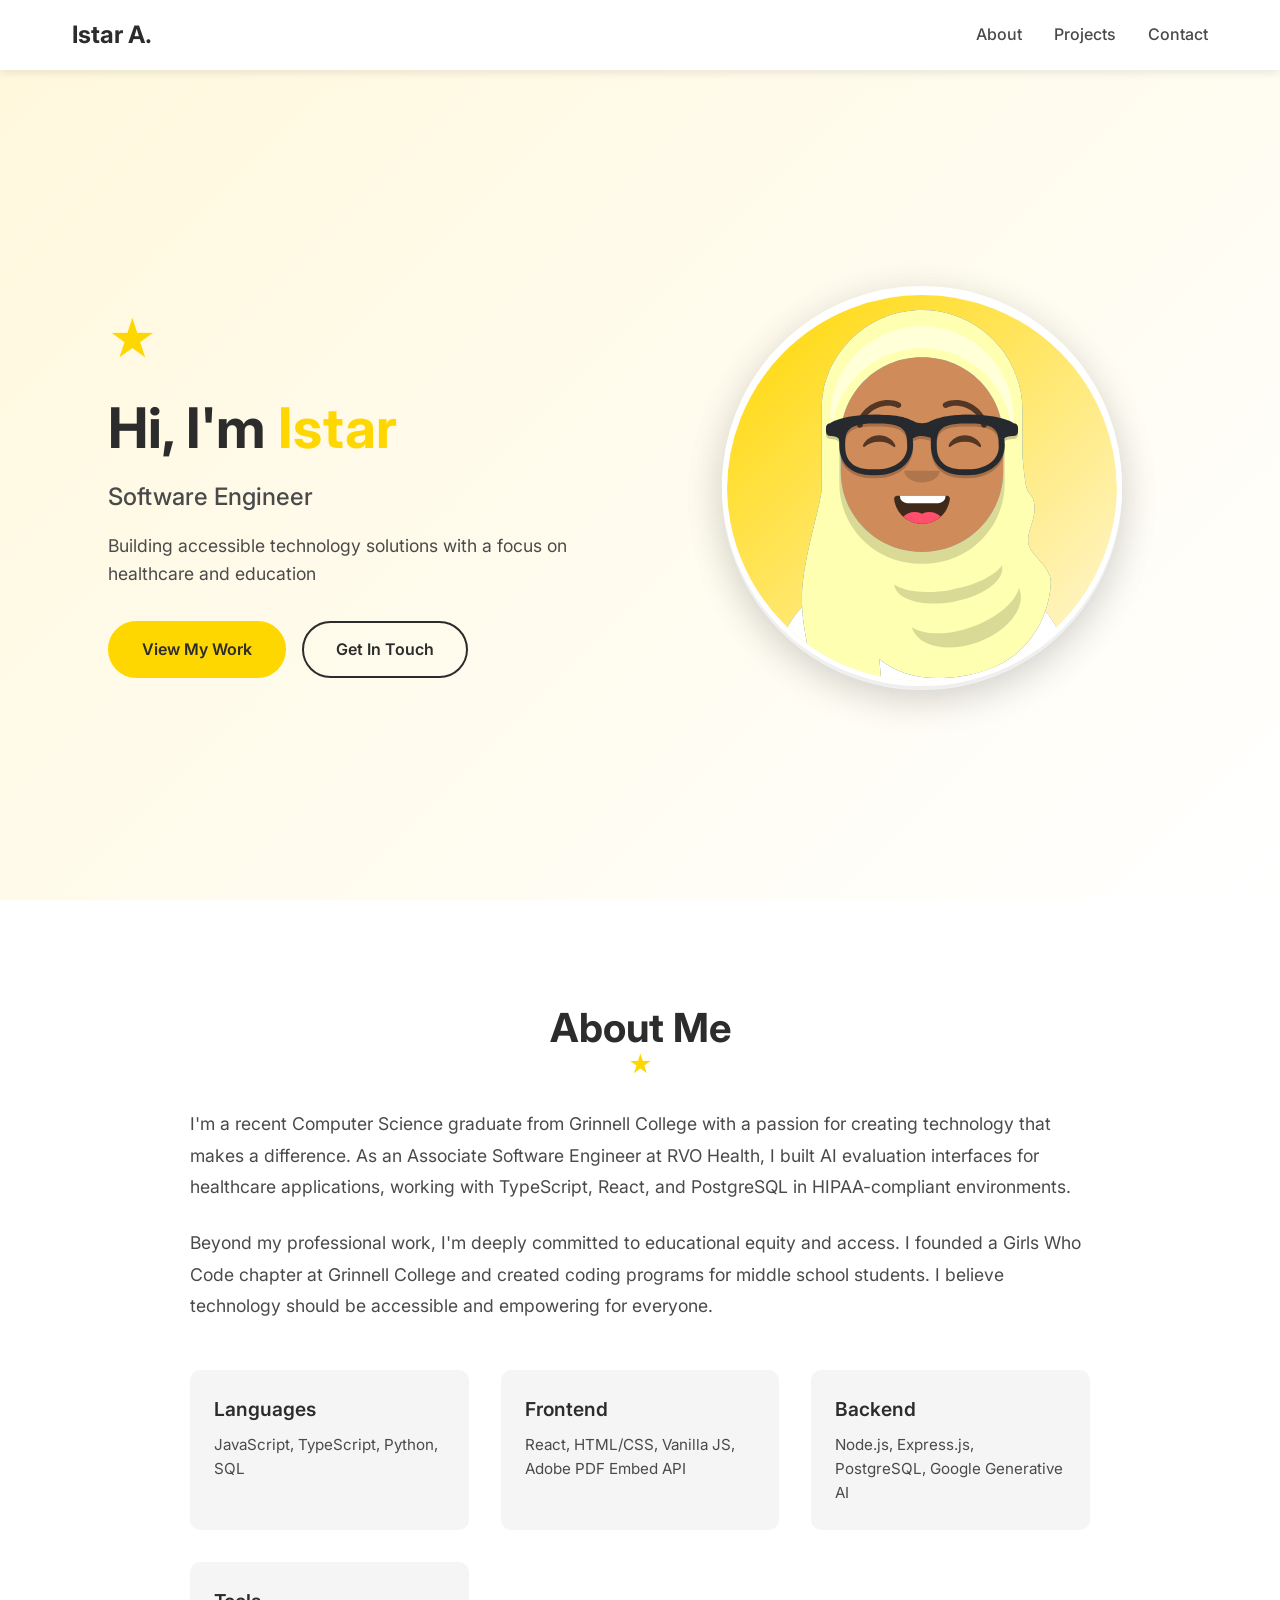
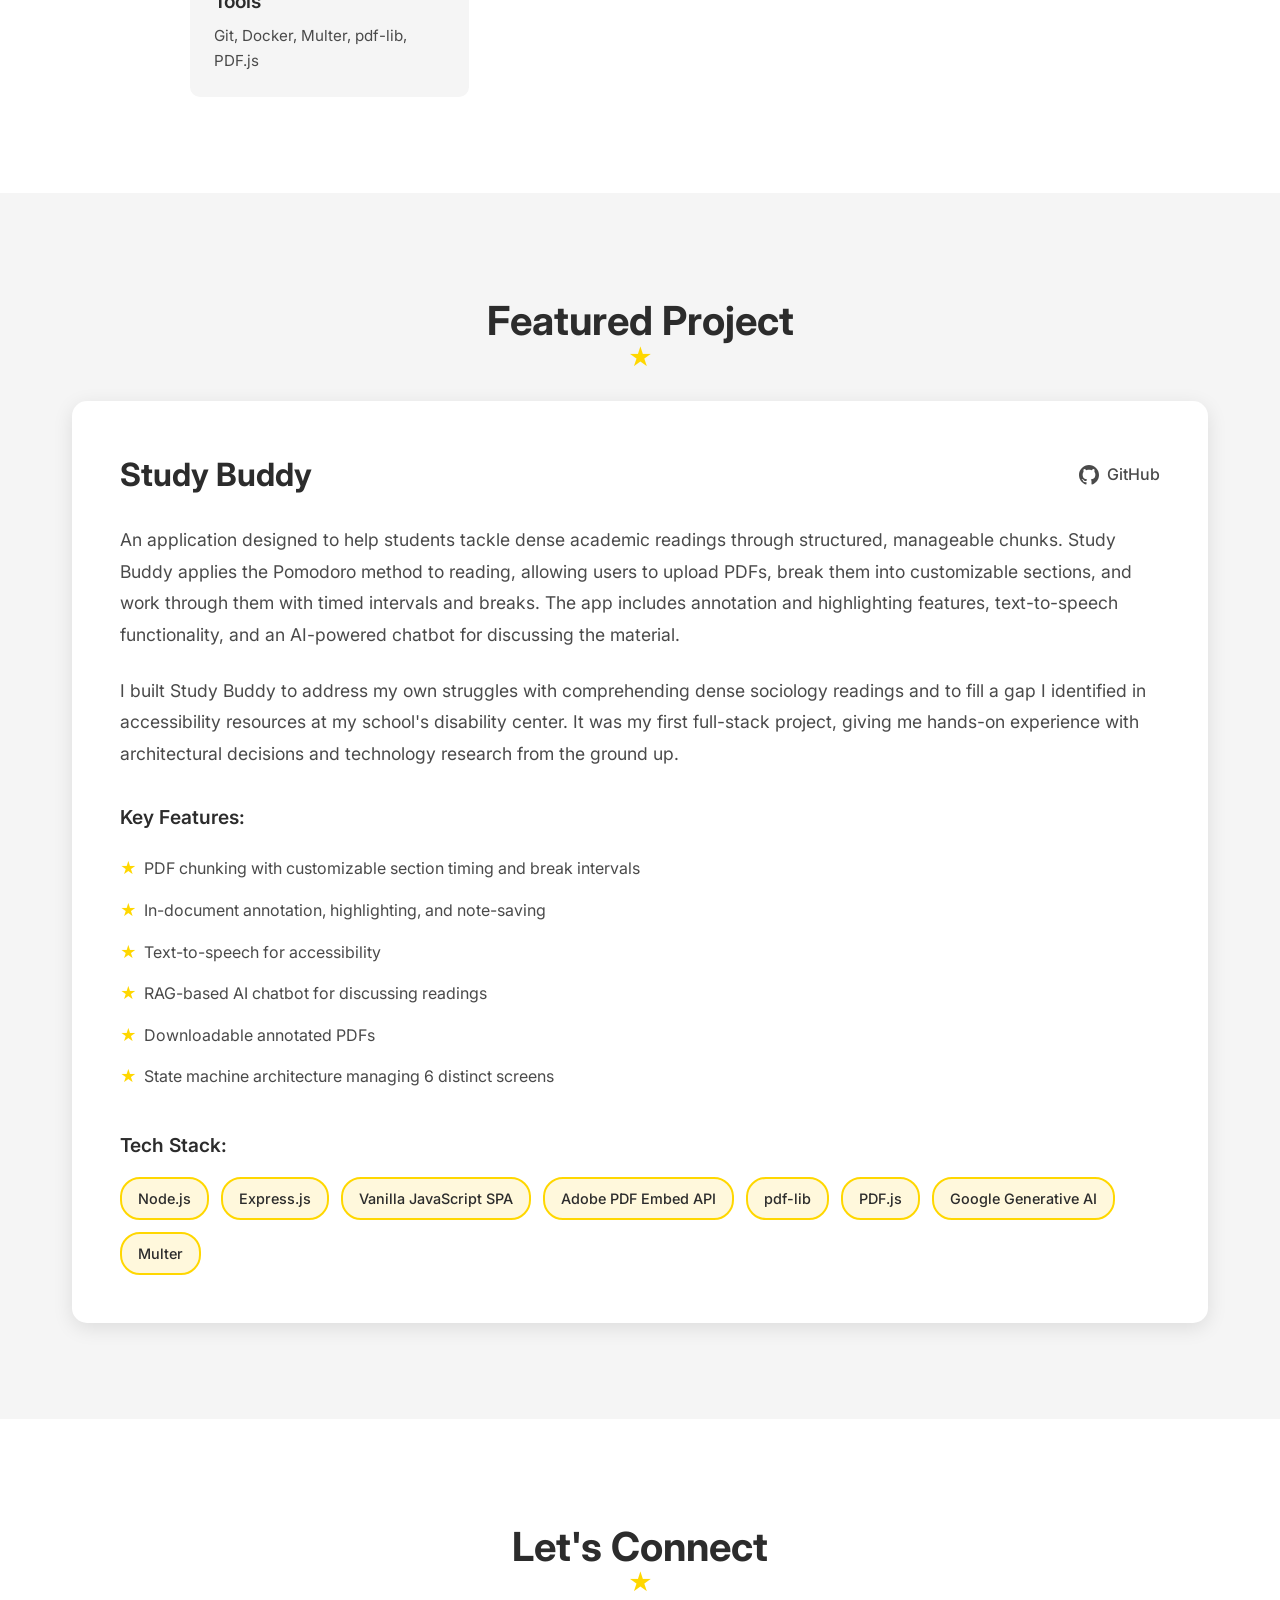
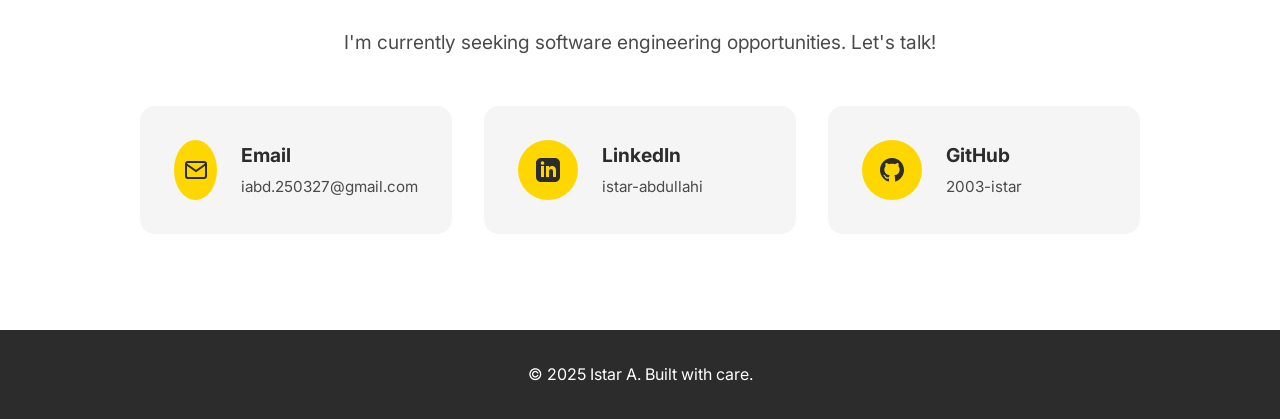
<file: index.html>
<!DOCTYPE html>
<html lang="en">
<head>
    <meta charset="UTF-8">
    <meta name="viewport" content="width=device-width, initial-scale=1.0">
    <title>Istar A. | Software Engineer</title>
    <link rel="stylesheet" href="styles.css">
    <link rel="preconnect" href="https://fonts.googleapis.com">
    <link rel="preconnect" href="https://fonts.gstatic.com" crossorigin>
    <link href="https://fonts.googleapis.com/css2?family=Inter:wght@300;400;500;600;700&display=swap" rel="stylesheet">
</head>
<body>
    <!-- Navigation -->
    <nav class="navbar">
        <div class="nav-container">
            <a href="#home" class="logo">Istar A.</a>
            <ul class="nav-menu">
                <li><a href="#about" class="nav-link">About</a></li>
                <li><a href="#projects" class="nav-link">Projects</a></li>
                <li><a href="#contact" class="nav-link">Contact</a></li>
            </ul>
        </div>
    </nav>

    <!-- Hero Section -->
    <section id="home" class="hero">
        <div class="hero-container">
            <div class="hero-content">
                <div class="star-accent">★</div>
                <h1 class="hero-title">Hi, I'm <span class="highlight">Istar</span></h1>
                <p class="hero-subtitle">Software Engineer</p>
                <p class="hero-description">Building accessible technology solutions with a focus on healthcare and education</p>
                <div class="hero-buttons">
                    <a href="#projects" class="btn btn-primary">View My Work</a>
                    <a href="#contact" class="btn btn-secondary">Get In Touch</a>
                </div>
            </div>
            <div class="hero-image">
                <!-- Add your photo here -->
                <div class="profile-placeholder">
                    <span><img src="avatars.svg" alt="Istar A." class="profile-photo"></span>
                </div>
            </div>
        </div>
    </section>

    <!-- About Section -->
    <section id="about" class="about">
        <div class="container">
            <h2 class="section-title">About Me</h2>
            <div class="about-content">
                <p class="about-text">
                    I'm a recent Computer Science graduate from Grinnell College with a passion for creating technology that makes a difference. 
                    As an Associate Software Engineer at RVO Health, I built AI evaluation interfaces for healthcare applications, working with 
                    TypeScript, React, and PostgreSQL in HIPAA-compliant environments.
                </p>
                <p class="about-text">
                    Beyond my professional work, I'm deeply committed to educational equity and access. I founded a Girls Who Code chapter at 
                    Grinnell College and created coding programs for middle school students. I believe technology should be accessible and 
                    empowering for everyone.
                </p>
                <div class="skills-grid">
                    <div class="skill-category">
                        <h3>Languages</h3>
                        <p>JavaScript, TypeScript, Python, SQL</p>
                    </div>
                    <div class="skill-category">
                        <h3>Frontend</h3>
                        <p>React, HTML/CSS, Vanilla JS, Adobe PDF Embed API</p>
                    </div>
                    <div class="skill-category">
                        <h3>Backend</h3>
                        <p>Node.js, Express.js, PostgreSQL, Google Generative AI</p>
                    </div>
                    <div class="skill-category">
                        <h3>Tools</h3>
                        <p>Git, Docker, Multer, pdf-lib, PDF.js</p>
                    </div>
                </div>
            </div>
        </div>
    </section>

    <!-- Projects Section -->
    <section id="projects" class="projects">
        <div class="container">
            <h2 class="section-title">Featured Project</h2>
            <div class="project-card">
                <div class="project-header">
                    <h3 class="project-title">Study Buddy</h3>
                    <div class="project-links">
                        <a href="https://github.com/2003-istar" target="_blank" class="project-link">
                            <svg width="20" height="20" viewBox="0 0 24 24" fill="currentColor">
                                <path d="M12 0c-6.626 0-12 5.373-12 12 0 5.302 3.438 9.8 8.207 11.387.599.111.793-.261.793-.577v-2.234c-3.338.726-4.033-1.416-4.033-1.416-.546-1.387-1.333-1.756-1.333-1.756-1.089-.745.083-.729.083-.729 1.205.084 1.839 1.237 1.839 1.237 1.07 1.834 2.807 1.304 3.492.997.107-.775.418-1.305.762-1.604-2.665-.305-5.467-1.334-5.467-5.931 0-1.311.469-2.381 1.236-3.221-.124-.303-.535-1.524.117-3.176 0 0 1.008-.322 3.301 1.23.957-.266 1.983-.399 3.003-.404 1.02.005 2.047.138 3.006.404 2.291-1.552 3.297-1.23 3.297-1.23.653 1.653.242 2.874.118 3.176.77.84 1.235 1.911 1.235 3.221 0 4.609-2.807 5.624-5.479 5.921.43.372.823 1.102.823 2.222v3.293c0 .319.192.694.801.576 4.765-1.589 8.199-6.086 8.199-11.386 0-6.627-5.373-12-12-12z"/>
                            </svg>
                            GitHub
                        </a>
                    </div>
                </div>
                <p class="project-description">
                    An application designed to help students tackle dense academic readings through structured, manageable chunks. 
                    Study Buddy applies the Pomodoro method to reading, allowing users to upload PDFs, break them into customizable 
                    sections, and work through them with timed intervals and breaks. The app includes annotation and highlighting 
                    features, text-to-speech functionality, and an AI-powered chatbot for discussing the material.
                </p>
                <p class="project-description">
                    I built Study Buddy to address my own struggles with comprehending dense sociology readings and to fill a gap 
                    I identified in accessibility resources at my school's disability center. It was my first full-stack project, 
                    giving me hands-on experience with architectural decisions and technology research from the ground up.
                </p>
                <div class="project-features">
                    <h4>Key Features:</h4>
                    <ul>
                        <li>PDF chunking with customizable section timing and break intervals</li>
                        <li>In-document annotation, highlighting, and note-saving</li>
                        <li>Text-to-speech for accessibility</li>
                        <li>RAG-based AI chatbot for discussing readings</li>
                        <li>Downloadable annotated PDFs</li>
                        <li>State machine architecture managing 6 distinct screens</li>
                    </ul>
                </div>
                <div class="tech-stack">
                    <h4>Tech Stack:</h4>
                    <div class="tech-tags">
                        <span class="tech-tag">Node.js</span>
                        <span class="tech-tag">Express.js</span>
                        <span class="tech-tag">Vanilla JavaScript SPA</span>
                        <span class="tech-tag">Adobe PDF Embed API</span>
                        <span class="tech-tag">pdf-lib</span>
                        <span class="tech-tag">PDF.js</span>
                        <span class="tech-tag">Google Generative AI</span>
                        <span class="tech-tag">Multer</span>
                    </div>
                </div>
            </div>
        </div>
    </section>

    <!-- Contact Section -->
    <section id="contact" class="contact">
        <div class="container">
            <h2 class="section-title">Let's Connect</h2>
            <p class="contact-intro">I'm currently seeking software engineering opportunities. Let's talk!</p>
            <div class="contact-links">
                <a href="mailto:iabd.250327@gmail.com" class="contact-card">
                    <div class="contact-icon">
                        <svg width="24" height="24" viewBox="0 0 24 24" fill="none" stroke="currentColor" stroke-width="2">
                            <path d="M4 4h16c1.1 0 2 .9 2 2v12c0 1.1-.9 2-2 2H4c-1.1 0-2-.9-2-2V6c0-1.1.9-2 2-2z"></path>
                            <polyline points="22,6 12,13 2,6"></polyline>
                        </svg>
                    </div>
                    <div class="contact-info">
                        <h3>Email</h3>
                        <p>iabd.250327@gmail.com</p>
                    </div>
                </a>
                <a href="https://www.linkedin.com/in/istar-abdullahi" target="_blank" class="contact-card">
                    <div class="contact-icon">
                        <svg width="24" height="24" viewBox="0 0 24 24" fill="currentColor">
                            <path d="M19 0h-14c-2.761 0-5 2.239-5 5v14c0 2.761 2.239 5 5 5h14c2.762 0 5-2.239 5-5v-14c0-2.761-2.238-5-5-5zm-11 19h-3v-11h3v11zm-1.5-12.268c-.966 0-1.75-.79-1.75-1.764s.784-1.764 1.75-1.764 1.75.79 1.75 1.764-.783 1.764-1.75 1.764zm13.5 12.268h-3v-5.604c0-3.368-4-3.113-4 0v5.604h-3v-11h3v1.765c1.396-2.586 7-2.777 7 2.476v6.759z"/>
                        </svg>
                    </div>
                    <div class="contact-info">
                        <h3>LinkedIn</h3>
                        <p>istar-abdullahi</p>
                    </div>
                </a>
                <a href="https://github.com/2003-istar" target="_blank" class="contact-card">
                    <div class="contact-icon">
                        <svg width="24" height="24" viewBox="0 0 24 24" fill="currentColor">
                            <path d="M12 0c-6.626 0-12 5.373-12 12 0 5.302 3.438 9.8 8.207 11.387.599.111.793-.261.793-.577v-2.234c-3.338.726-4.033-1.416-4.033-1.416-.546-1.387-1.333-1.756-1.333-1.756-1.089-.745.083-.729.083-.729 1.205.084 1.839 1.237 1.839 1.237 1.07 1.834 2.807 1.304 3.492.997.107-.775.418-1.305.762-1.604-2.665-.305-5.467-1.334-5.467-5.931 0-1.311.469-2.381 1.236-3.221-.124-.303-.535-1.524.117-3.176 0 0 1.008-.322 3.301 1.23.957-.266 1.983-.399 3.003-.404 1.02.005 2.047.138 3.006.404 2.291-1.552 3.297-1.23 3.297-1.23.653 1.653.242 2.874.118 3.176.77.84 1.235 1.911 1.235 3.221 0 4.609-2.807 5.624-5.479 5.921.43.372.823 1.102.823 2.222v3.293c0 .319.192.694.801.576 4.765-1.589 8.199-6.086 8.199-11.386 0-6.627-5.373-12-12-12z"/>
                        </svg>
                    </div>
                    <div class="contact-info">
                        <h3>GitHub</h3>
                        <p>2003-istar</p>
                    </div>
                </a>
            </div>
        </div>
    </section>

    <!-- Footer -->
    <footer class="footer">
        <div class="container">
            <p>&copy; 2025 Istar A. Built with care.</p>
        </div>
    </footer>

    <script src="script.js"></script>
</body>
</html>
</file>
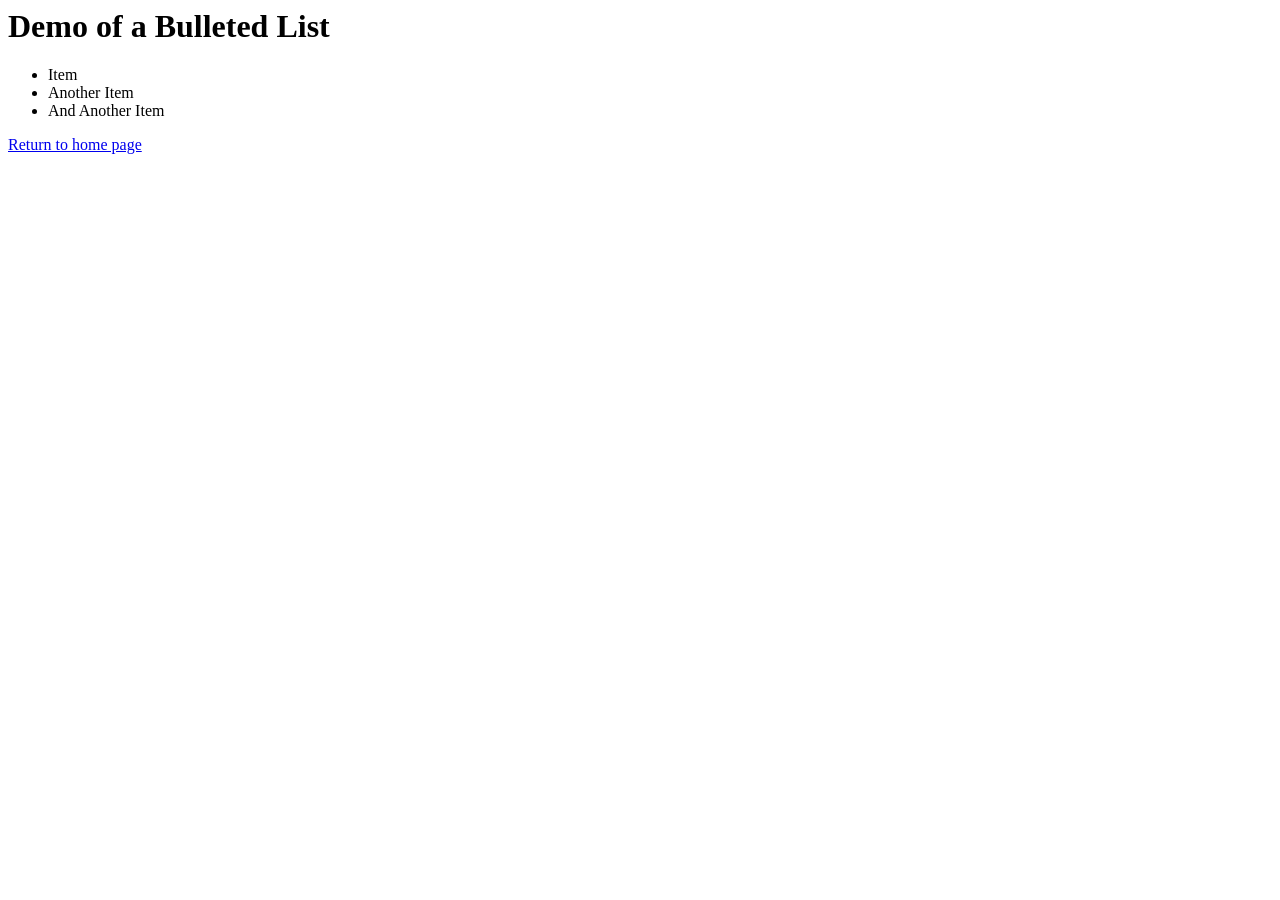
<file: bulletedList.html>
<html>
  <head>
    <title>Demo of Bulleted Lists</title>
  </head>
  
  <body>
    <h1>Demo of a Bulleted List</h1>
    <ul>
      <li>Item</li>
      <li>Another Item</li>
      <li>And Another Item</li>
    </ul>
    
    <p><a href="index.html">Return to home page</a></p>
  </body>
</html>
</file>
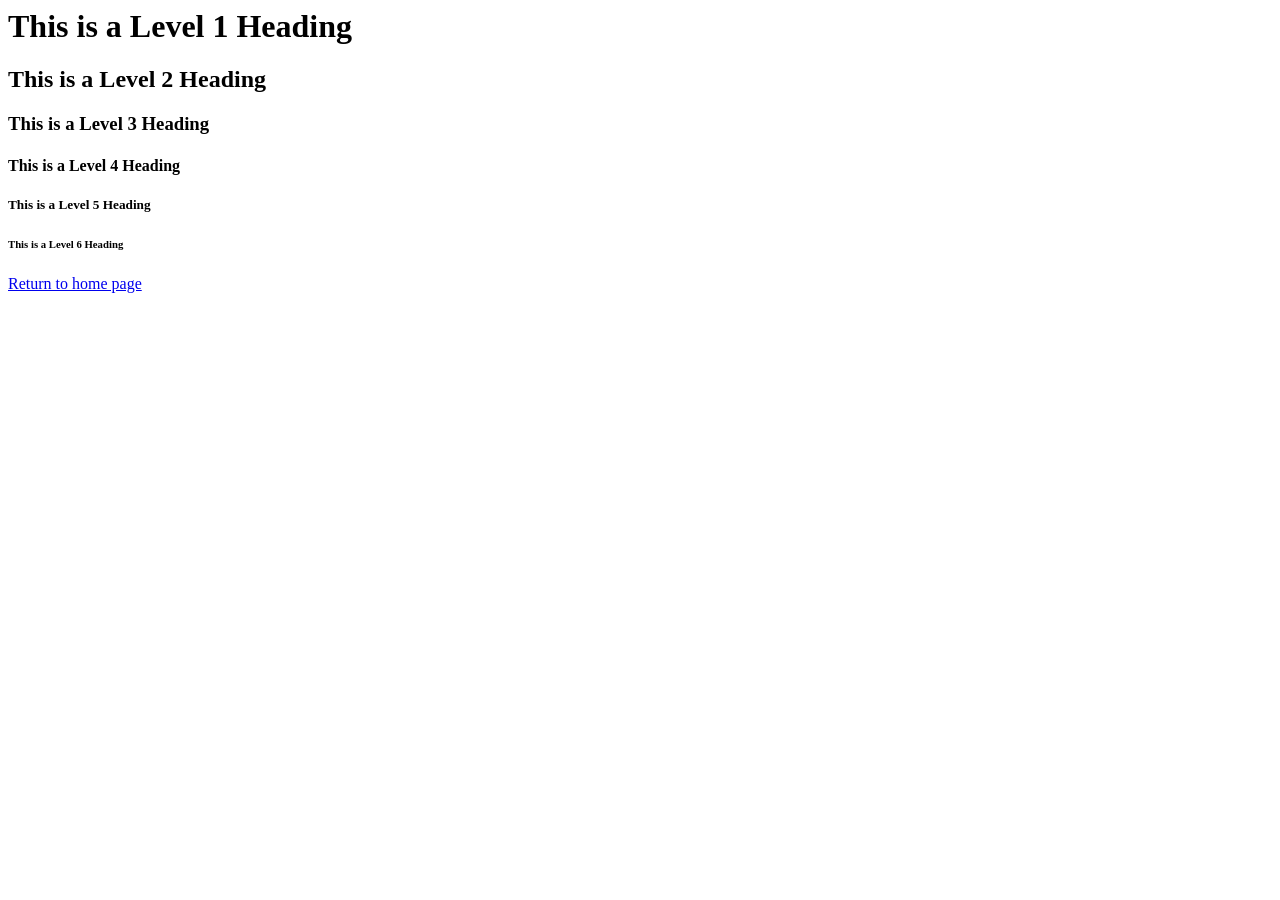
<file: headings.html>
<html>
  <head>
    <title>Demo of Headings in HTML</title>
  </head>
  
  <body>
    <h1>This is a Level 1 Heading</h1>
    <h2>This is a Level 2 Heading</h2>
    <h3>This is a Level 3 Heading</h3>
    <h4>This is a Level 4 Heading</h4>
    <h5>This is a Level 5 Heading</h5>
    <h6>This is a Level 6 Heading</h6>
    
    <p><a href="index.html">Return to home page</a></p>
  </body>
</html>
</file>
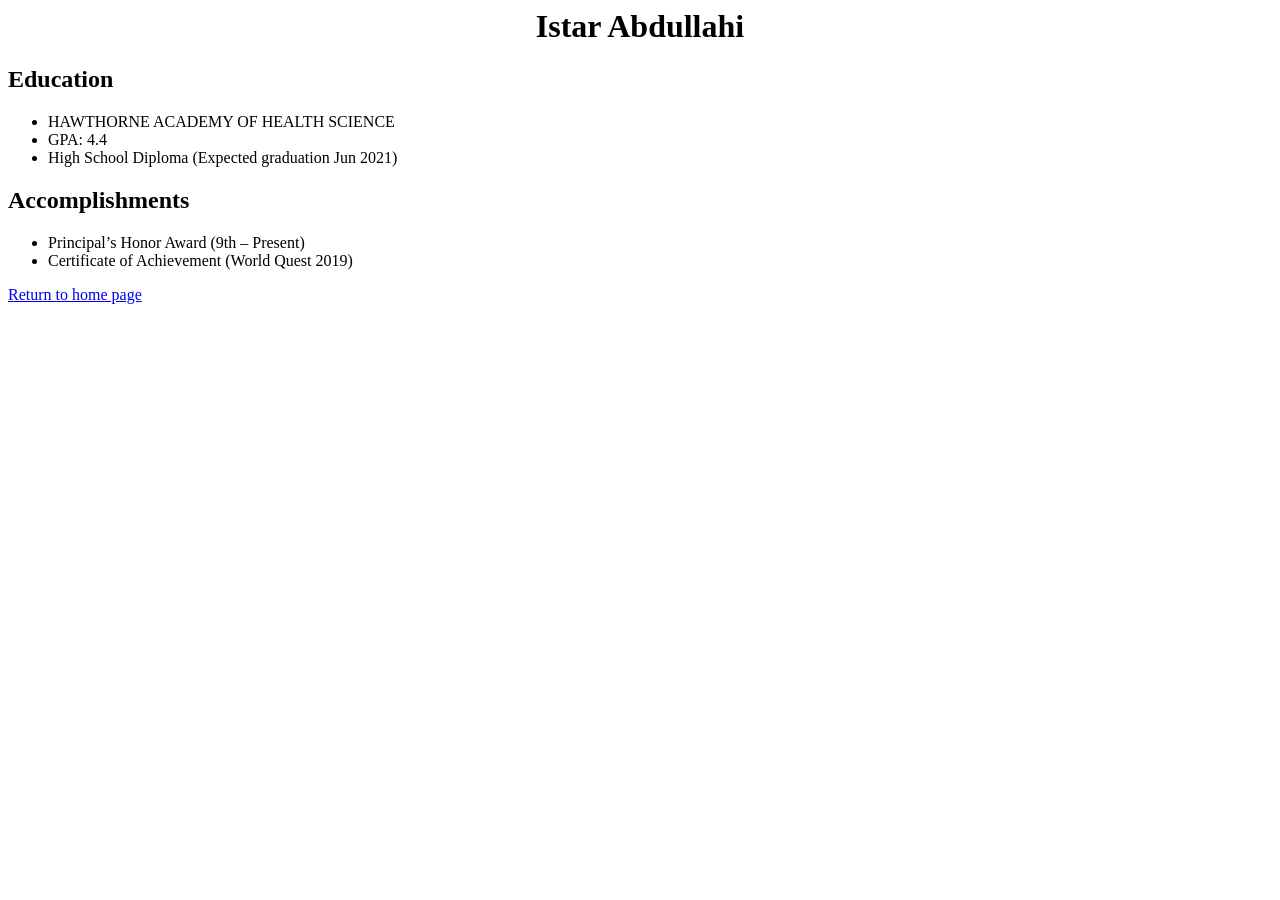
<file: myResume.html>
<html>
  <head>
    <title> My Resume </title>
  </head>
  
  <body>
    <center><h1> Istar Abdullahi </h1></center>
    
    <h2> Education </h2> 
    <ul>
      <li>HAWTHORNE ACADEMY OF HEALTH SCIENCE</li>
      <li>GPA: 4.4 </li> 
      <li>High School Diploma (Expected graduation Jun 2021) </li>
    </ul>
    
    <h2> Accomplishments </h2> 
    <ul>
      <li>Principal’s Honor Award (9th – Present) </li>
      <li>Certificate of Achievement (World Quest 2019) </li>
    </ul> 
    
    <p><a href="index.html">Return to home page</a></p>
  </body>
  
</html>
</file>
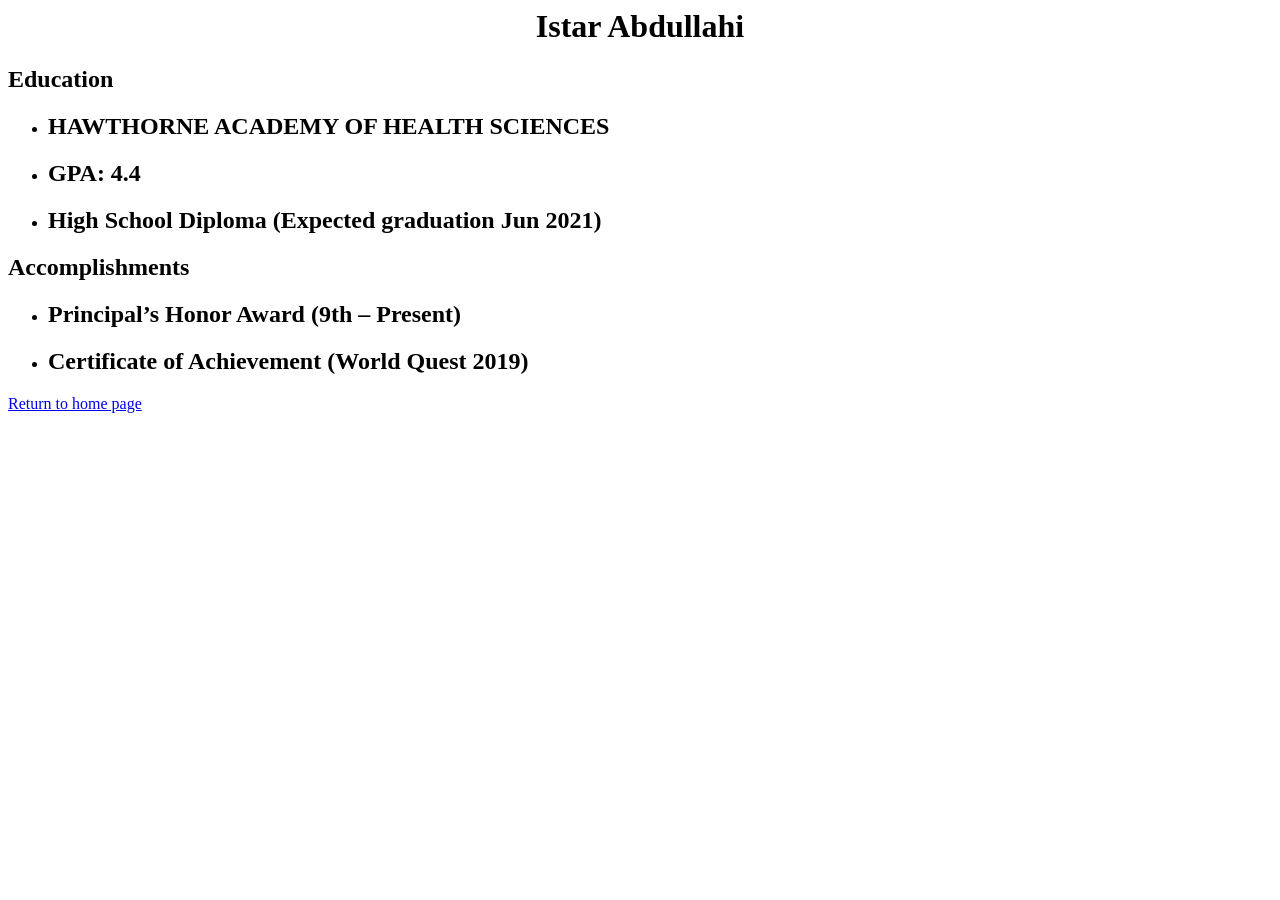
<file: myresume.html>
<html>
  <head>
    <title> My Resume </title>
  </head>
  
  <body>
    <center><h1> Istar Abdullahi </h1></center>
    
    <strong> <h2> Education </h2> </strong>
    <ul>
      <li><h2> HAWTHORNE ACADEMY OF HEALTH SCIENCES </h2></li>
      <li><h2> GPA: 4.4 </h2></li>
      <li><h2> High School Diploma (Expected graduation Jun 2021) </h2></li>
    </ul>
    
    <strong> <h2> Accomplishments </h2> </strong>
    <ul>
      <li><h2> Principal’s Honor Award (9th – Present) </h2></li>
      <li><h2> Certificate of Achievement (World Quest 2019) </h2></li>
    </ul> 
    
    <p><a href="index.html">Return to home page</a></p>
  </body>
  
</html>
</file>
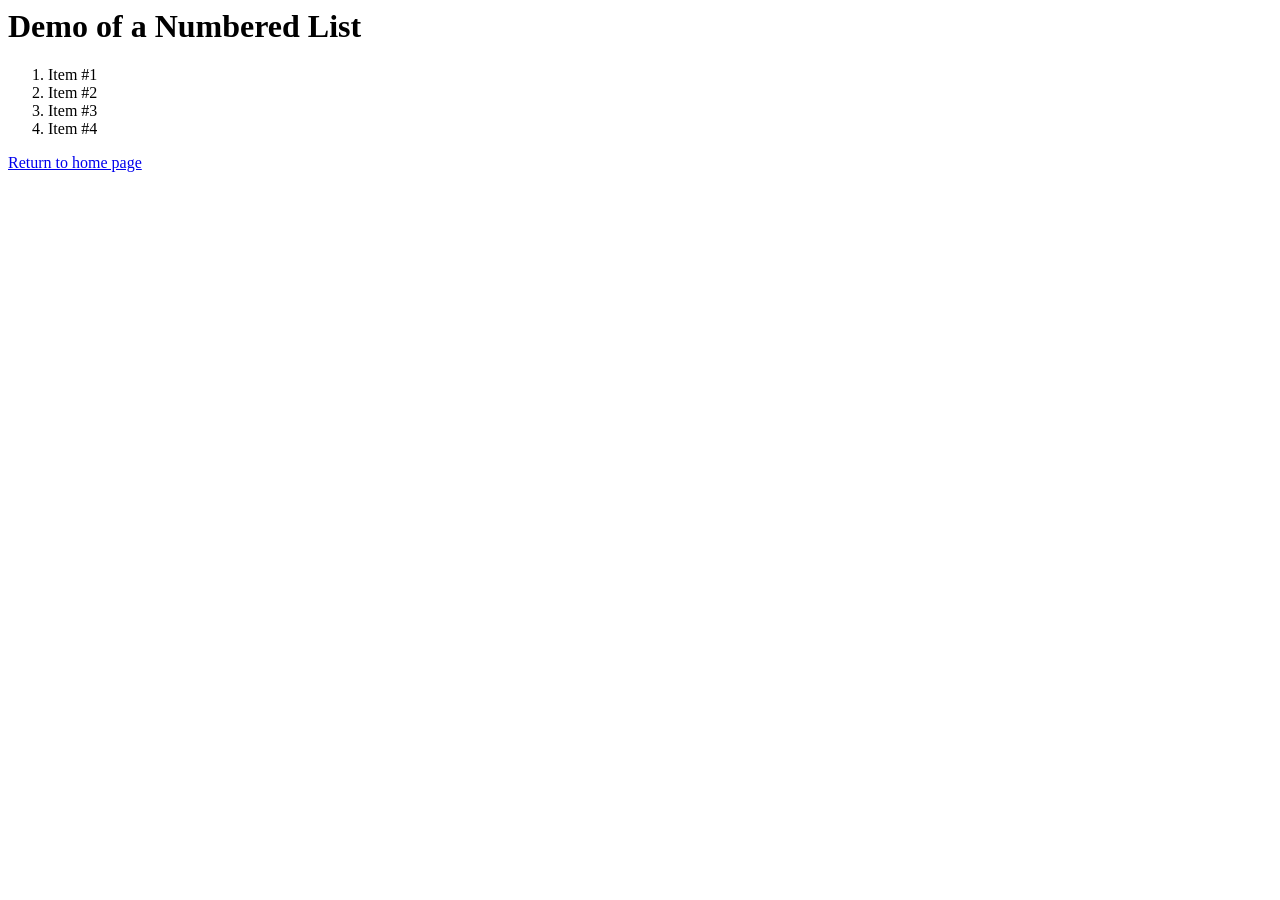
<file: numberedList.html>
<html>
  <head>
    <title>Demo of Numbered Lists</title>
  </head>
  
  <body>
    <h1>Demo of a Numbered List</h1>
    <ol>
      <li>Item #1</li>
      <li>Item #2</li>
      <li>Item #3</li>
      <li>Item #4</li>
    </ol>
    
    <p><a href="index.html">Return to home page</a></p>
  </body>
</html>
</file>
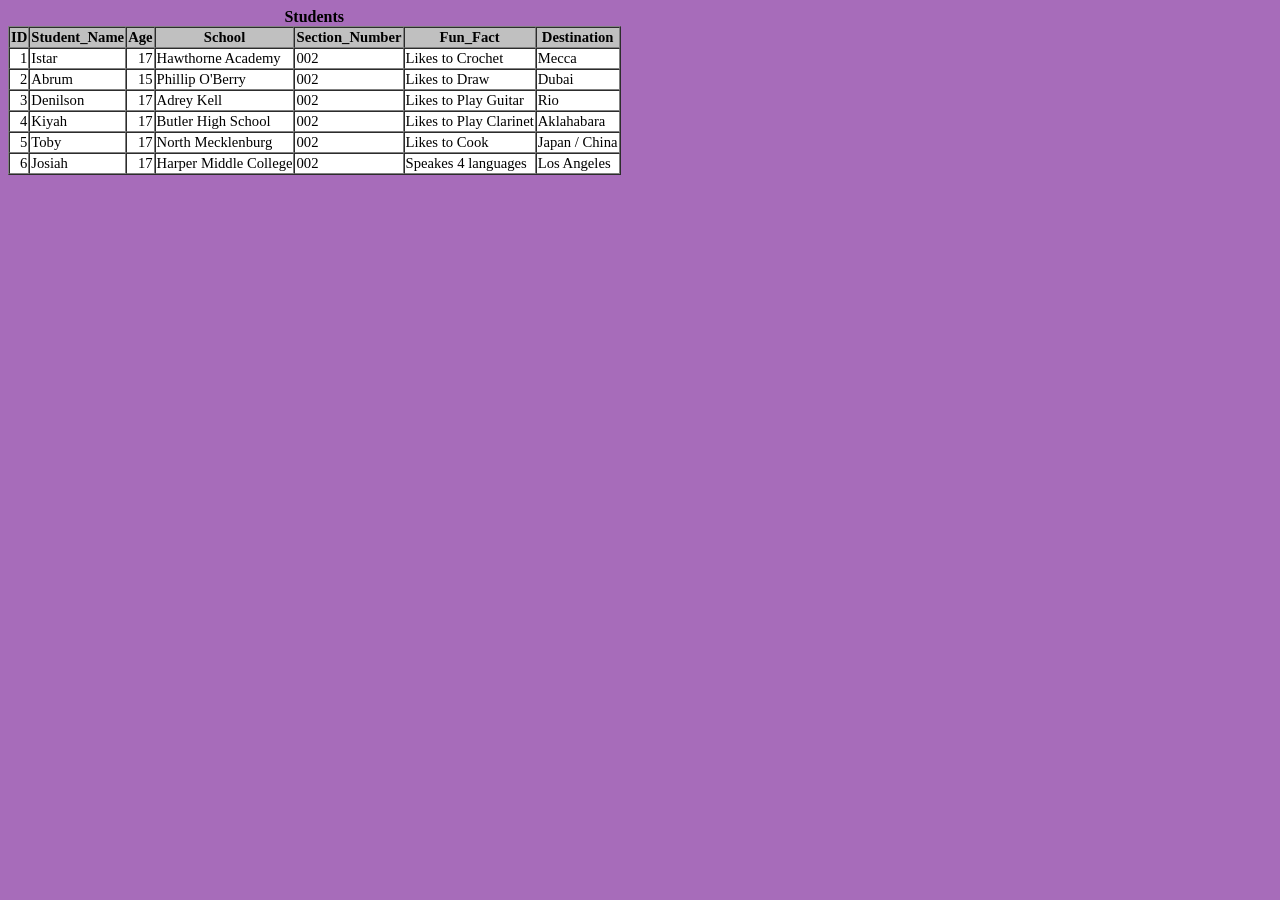
<file: Students.html>
<HTML>
<HEAD>
<META HTTP-EQUIV="Content-Type" CONTENT="text/html;charset=windows-1252">
<TITLE>Students</TITLE>
  <style>
    body{
      background-color:#a76cba;
    }
  </style>
</HEAD>
<BODY>
<TABLE BORDER=1 BGCOLOR=#ffffff CELLSPACING=0><FONT FACE="Calibri" COLOR=#000000><CAPTION><B>Students</B></CAPTION></FONT>

<THEAD>
<TR>
<TH BGCOLOR=#c0c0c0 BORDERCOLOR=#000000 ><FONT style=FONT-SIZE:11pt FACE="Calibri" COLOR=#000000>ID</FONT></TH>
<TH BGCOLOR=#c0c0c0 BORDERCOLOR=#000000 ><FONT style=FONT-SIZE:11pt FACE="Calibri" COLOR=#000000>Student_Name</FONT></TH>
<TH BGCOLOR=#c0c0c0 BORDERCOLOR=#000000 ><FONT style=FONT-SIZE:11pt FACE="Calibri" COLOR=#000000>Age</FONT></TH>
<TH BGCOLOR=#c0c0c0 BORDERCOLOR=#000000 ><FONT style=FONT-SIZE:11pt FACE="Calibri" COLOR=#000000>School</FONT></TH>
<TH BGCOLOR=#c0c0c0 BORDERCOLOR=#000000 ><FONT style=FONT-SIZE:11pt FACE="Calibri" COLOR=#000000>Section_Number</FONT></TH>
<TH BGCOLOR=#c0c0c0 BORDERCOLOR=#000000 ><FONT style=FONT-SIZE:11pt FACE="Calibri" COLOR=#000000>Fun_Fact</FONT></TH>
<TH BGCOLOR=#c0c0c0 BORDERCOLOR=#000000 ><FONT style=FONT-SIZE:11pt FACE="Calibri" COLOR=#000000>Destination</FONT></TH>

</TR>
</THEAD>
<TBODY>
<TR VALIGN=TOP>
<TD BORDERCOLOR=#e7e6e6  ALIGN=RIGHT><FONT style=FONT-SIZE:11pt FACE="Calibri" COLOR=#000000>1</FONT></TD>
<TD BORDERCOLOR=#e7e6e6 ><FONT style=FONT-SIZE:11pt FACE="Calibri" COLOR=#000000>Istar</FONT></TD>
<TD BORDERCOLOR=#e7e6e6  ALIGN=RIGHT><FONT style=FONT-SIZE:11pt FACE="Calibri" COLOR=#000000>17</FONT></TD>
<TD BORDERCOLOR=#e7e6e6 ><FONT style=FONT-SIZE:11pt FACE="Calibri" COLOR=#000000>Hawthorne Academy</FONT></TD>
<TD BORDERCOLOR=#e7e6e6 ><FONT style=FONT-SIZE:11pt FACE="Calibri" COLOR=#000000>002</FONT></TD>
<TD BORDERCOLOR=#e7e6e6 ><FONT style=FONT-SIZE:11pt FACE="Calibri" COLOR=#000000>Likes to Crochet</FONT></TD>
<TD BORDERCOLOR=#e7e6e6 ><FONT style=FONT-SIZE:11pt FACE="Calibri" COLOR=#000000>Mecca</FONT></TD>

</TR>

<TR VALIGN=TOP>
<TD BORDERCOLOR=#e7e6e6  ALIGN=RIGHT><FONT style=FONT-SIZE:11pt FACE="Calibri" COLOR=#000000>2</FONT></TD>
<TD BORDERCOLOR=#e7e6e6 ><FONT style=FONT-SIZE:11pt FACE="Calibri" COLOR=#000000>Abrum</FONT></TD>
<TD BORDERCOLOR=#e7e6e6  ALIGN=RIGHT><FONT style=FONT-SIZE:11pt FACE="Calibri" COLOR=#000000>15</FONT></TD>
<TD BORDERCOLOR=#e7e6e6 ><FONT style=FONT-SIZE:11pt FACE="Calibri" COLOR=#000000>Phillip O'Berry</FONT></TD>
<TD BORDERCOLOR=#e7e6e6 ><FONT style=FONT-SIZE:11pt FACE="Calibri" COLOR=#000000>002</FONT></TD>
<TD BORDERCOLOR=#e7e6e6 ><FONT style=FONT-SIZE:11pt FACE="Calibri" COLOR=#000000>Likes to Draw</FONT></TD>
<TD BORDERCOLOR=#e7e6e6 ><FONT style=FONT-SIZE:11pt FACE="Calibri" COLOR=#000000>Dubai</FONT></TD>

</TR>

<TR VALIGN=TOP>
<TD BORDERCOLOR=#e7e6e6  ALIGN=RIGHT><FONT style=FONT-SIZE:11pt FACE="Calibri" COLOR=#000000>3</FONT></TD>
<TD BORDERCOLOR=#e7e6e6 ><FONT style=FONT-SIZE:11pt FACE="Calibri" COLOR=#000000>Denilson</FONT></TD>
<TD BORDERCOLOR=#e7e6e6  ALIGN=RIGHT><FONT style=FONT-SIZE:11pt FACE="Calibri" COLOR=#000000>17</FONT></TD>
<TD BORDERCOLOR=#e7e6e6 ><FONT style=FONT-SIZE:11pt FACE="Calibri" COLOR=#000000>Adrey Kell</FONT></TD>
<TD BORDERCOLOR=#e7e6e6 ><FONT style=FONT-SIZE:11pt FACE="Calibri" COLOR=#000000>002</FONT></TD>
<TD BORDERCOLOR=#e7e6e6 ><FONT style=FONT-SIZE:11pt FACE="Calibri" COLOR=#000000>Likes to Play Guitar</FONT></TD>
<TD BORDERCOLOR=#e7e6e6 ><FONT style=FONT-SIZE:11pt FACE="Calibri" COLOR=#000000>Rio</FONT></TD>

</TR>

<TR VALIGN=TOP>
<TD BORDERCOLOR=#e7e6e6  ALIGN=RIGHT><FONT style=FONT-SIZE:11pt FACE="Calibri" COLOR=#000000>4</FONT></TD>
<TD BORDERCOLOR=#e7e6e6 ><FONT style=FONT-SIZE:11pt FACE="Calibri" COLOR=#000000>Kiyah</FONT></TD>
<TD BORDERCOLOR=#e7e6e6  ALIGN=RIGHT><FONT style=FONT-SIZE:11pt FACE="Calibri" COLOR=#000000>17</FONT></TD>
<TD BORDERCOLOR=#e7e6e6 ><FONT style=FONT-SIZE:11pt FACE="Calibri" COLOR=#000000>Butler High School</FONT></TD>
<TD BORDERCOLOR=#e7e6e6 ><FONT style=FONT-SIZE:11pt FACE="Calibri" COLOR=#000000>002</FONT></TD>
<TD BORDERCOLOR=#e7e6e6 ><FONT style=FONT-SIZE:11pt FACE="Calibri" COLOR=#000000>Likes to Play Clarinet</FONT></TD>
<TD BORDERCOLOR=#e7e6e6 ><FONT style=FONT-SIZE:11pt FACE="Calibri" COLOR=#000000>Aklahabara</FONT></TD>

</TR>

<TR VALIGN=TOP>
<TD BORDERCOLOR=#e7e6e6  ALIGN=RIGHT><FONT style=FONT-SIZE:11pt FACE="Calibri" COLOR=#000000>5</FONT></TD>
<TD BORDERCOLOR=#e7e6e6 ><FONT style=FONT-SIZE:11pt FACE="Calibri" COLOR=#000000>Toby</FONT></TD>
<TD BORDERCOLOR=#e7e6e6  ALIGN=RIGHT><FONT style=FONT-SIZE:11pt FACE="Calibri" COLOR=#000000>17</FONT></TD>
<TD BORDERCOLOR=#e7e6e6 ><FONT style=FONT-SIZE:11pt FACE="Calibri" COLOR=#000000>North Mecklenburg</FONT></TD>
<TD BORDERCOLOR=#e7e6e6 ><FONT style=FONT-SIZE:11pt FACE="Calibri" COLOR=#000000>002</FONT></TD>
<TD BORDERCOLOR=#e7e6e6 ><FONT style=FONT-SIZE:11pt FACE="Calibri" COLOR=#000000>Likes to Cook</FONT></TD>
<TD BORDERCOLOR=#e7e6e6 ><FONT style=FONT-SIZE:11pt FACE="Calibri" COLOR=#000000>Japan / China</FONT></TD>

</TR>

<TR VALIGN=TOP>
<TD BORDERCOLOR=#e7e6e6  ALIGN=RIGHT><FONT style=FONT-SIZE:11pt FACE="Calibri" COLOR=#000000>6</FONT></TD>
<TD BORDERCOLOR=#e7e6e6 ><FONT style=FONT-SIZE:11pt FACE="Calibri" COLOR=#000000>Josiah</FONT></TD>
<TD BORDERCOLOR=#e7e6e6  ALIGN=RIGHT><FONT style=FONT-SIZE:11pt FACE="Calibri" COLOR=#000000>17</FONT></TD>
<TD BORDERCOLOR=#e7e6e6 ><FONT style=FONT-SIZE:11pt FACE="Calibri" COLOR=#000000>Harper Middle College</FONT></TD>
<TD BORDERCOLOR=#e7e6e6 ><FONT style=FONT-SIZE:11pt FACE="Calibri" COLOR=#000000>002</FONT></TD>
<TD BORDERCOLOR=#e7e6e6 ><FONT style=FONT-SIZE:11pt FACE="Calibri" COLOR=#000000>Speakes 4 languages</FONT></TD>
<TD BORDERCOLOR=#e7e6e6 ><FONT style=FONT-SIZE:11pt FACE="Calibri" COLOR=#000000>Los Angeles</FONT></TD>

</TR>
</TBODY>
<TFOOT></TFOOT>
</TABLE>
  <br>
  <iframe width="560" height="315" src="https://www.youtube.com/embed/yKTVqPaNJIw?start=1" frameborder="0" allow="accelerometer; autoplay; encrypted-media; gyroscope; picture-in-picture" allowfullscreen></iframe>
</BODY>
</HTML>
</file>
<file: styles.css>
* {
    margin: 0;
    padding: 0;
    box-sizing: border-box;
}

:root {
    --primary-yellow: #FFD700;
    --light-yellow: #FFF8DC;
    --dark-gray: #2C2C2C;
    --medium-gray: #4A4A4A;
    --light-gray: #F5F5F5;
    --white: #FFFFFF;
    --shadow: rgba(0, 0, 0, 0.1);
}

body {
    font-family: 'Inter', -apple-system, BlinkMacSystemFont, 'Segoe UI', Roboto, Oxygen, Ubuntu, Cantarell, sans-serif;
    line-height: 1.6;
    color: var(--dark-gray);
    background-color: var(--white);
}

/* Navigation */
.navbar {
    position: fixed;
    top: 0;
    width: 100%;
    background-color: var(--white);
    box-shadow: 0 2px 10px var(--shadow);
    z-index: 1000;
    transition: all 0.3s ease;
}

.nav-container {
    max-width: 1200px;
    margin: 0 auto;
    padding: 1rem 2rem;
    display: flex;
    justify-content: space-between;
    align-items: center;
}

.logo {
    font-size: 1.5rem;
    font-weight: 700;
    color: var(--dark-gray);
    text-decoration: none;
    transition: color 0.3s ease;
}

.logo:hover {
    color: var(--primary-yellow);
}

.nav-menu {
    display: flex;
    list-style: none;
    gap: 2rem;
}

.nav-link {
    color: var(--medium-gray);
    text-decoration: none;
    font-weight: 500;
    transition: color 0.3s ease;
    position: relative;
}

.nav-link:hover {
    color: var(--primary-yellow);
}

.nav-link::after {
    content: '';
    position: absolute;
    bottom: -5px;
    left: 0;
    width: 0;
    height: 2px;
    background-color: var(--primary-yellow);
    transition: width 0.3s ease;
}

.nav-link:hover::after {
    width: 100%;
}

/* Container */
.container {
    max-width: 1200px;
    margin: 0 auto;
    padding: 0 2rem;
}

/* Section Title */
.section-title {
    font-size: 2.5rem;
    font-weight: 700;
    text-align: center;
    margin-bottom: 3rem;
    color: var(--dark-gray);
    position: relative;
}

.section-title::after {
    content: '★';
    position: absolute;
    left: 50%;
    transform: translateX(-50%);
    bottom: -1.5rem;
    font-size: 1.5rem;
    color: var(--primary-yellow);
}

/* Hero Section */
.hero {
    min-height: 100vh;
    display: flex;
    align-items: center;
    padding-top: 80px;
    background: linear-gradient(135deg, var(--light-yellow) 0%, var(--white) 100%);
}

.hero-container {
    max-width: 1200px;
    margin: 0 auto;
    padding: 0 2rem;
    display: grid;
    grid-template-columns: 1fr 1fr;
    gap: 4rem;
    align-items: center;
}

.hero-content {
    animation: fadeInUp 1s ease;
}

.star-accent {
    font-size: 3rem;
    color: var(--primary-yellow);
    margin-bottom: 1rem;
    animation: pulse 2s ease-in-out infinite;
}

@keyframes pulse {
    0%, 100% {
        transform: scale(1);
        opacity: 1;
    }
    50% {
        transform: scale(1.1);
        opacity: 0.8;
    }
}

.hero-title {
    font-size: 3.5rem;
    font-weight: 700;
    color: var(--dark-gray);
    margin-bottom: 1rem;
    line-height: 1.2;
}

.highlight {
    color: var(--primary-yellow);
    position: relative;
}

.hero-subtitle {
    font-size: 1.5rem;
    color: var(--medium-gray);
    margin-bottom: 1rem;
    font-weight: 500;
}

.hero-description {
    font-size: 1.1rem;
    color: var(--medium-gray);
    margin-bottom: 2rem;
    max-width: 500px;
}

.hero-buttons {
    display: flex;
    gap: 1rem;
}

.btn {
    padding: 0.875rem 2rem;
    border-radius: 50px;
    text-decoration: none;
    font-weight: 600;
    transition: all 0.3s ease;
    display: inline-block;
}

.btn-primary {
    background-color: var(--primary-yellow);
    color: var(--dark-gray);
    border: 2px solid var(--primary-yellow);
}

.btn-primary:hover {
    background-color: transparent;
    color: var(--primary-yellow);
    transform: translateY(-2px);
    box-shadow: 0 5px 15px rgba(255, 215, 0, 0.3);
}

.btn-secondary {
    background-color: transparent;
    color: var(--dark-gray);
    border: 2px solid var(--dark-gray);
}

.btn-secondary:hover {
    background-color: var(--dark-gray);
    color: var(--white);
    transform: translateY(-2px);
}

.hero-image {
    display: flex;
    justify-content: center;
    align-items: center;
}

.profile-placeholder {
    width: 400px;
    height: 400px;
    border-radius: 50%;
    background: linear-gradient(135deg, var(--primary-yellow) 0%, var(--light-yellow) 100%);
    display: flex;
    align-items: center;
    justify-content: center;
    font-size: 1.2rem;
    color: var(--dark-gray);
    font-weight: 600;
    box-shadow: 0 10px 40px var(--shadow);
    border: 5px solid var(--white);
}

/* To add your photo, replace .profile-placeholder with this: */
.profile-photo {
    width: 400px;
    height: 400px;
    border-radius: 50%;
    object-fit: cover;
    box-shadow: 0 10px 40px var(--shadow);
    border: 5px solid var(--white);
}

@keyframes fadeInUp {
    from {
        opacity: 0;
        transform: translateY(30px);
    }
    to {
        opacity: 1;
        transform: translateY(0);
    }
}

/* About Section */
.about {
    padding: 6rem 0;
    background-color: var(--white);
}

.about-content {
    max-width: 900px;
    margin: 0 auto;
}

.about-text {
    font-size: 1.1rem;
    color: var(--medium-gray);
    margin-bottom: 1.5rem;
    line-height: 1.8;
}

.skills-grid {
    display: grid;
    grid-template-columns: repeat(auto-fit, minmax(250px, 1fr));
    gap: 2rem;
    margin-top: 3rem;
}

.skill-category {
    padding: 1.5rem;
    background-color: var(--light-gray);
    border-radius: 10px;
    transition: all 0.3s ease;
}

.skill-category:hover {
    transform: translateY(-5px);
    box-shadow: 0 10px 30px var(--shadow);
    background-color: var(--light-yellow);
}

.skill-category h3 {
    font-size: 1.2rem;
    color: var(--dark-gray);
    margin-bottom: 0.5rem;
    font-weight: 600;
}

.skill-category p {
    color: var(--medium-gray);
    font-size: 0.95rem;
}

/* Projects Section */
.projects {
    padding: 6rem 0;
    background-color: var(--light-gray);
}

.project-card {
    background-color: var(--white);
    border-radius: 15px;
    padding: 3rem;
    box-shadow: 0 5px 20px var(--shadow);
    transition: all 0.3s ease;
}

.project-card:hover {
    transform: translateY(-10px);
    box-shadow: 0 15px 40px var(--shadow);
}

.project-header {
    display: flex;
    justify-content: space-between;
    align-items: center;
    margin-bottom: 1.5rem;
}

.project-title {
    font-size: 2rem;
    color: var(--dark-gray);
    font-weight: 700;
}

.project-links {
    display: flex;
    gap: 1rem;
}

.project-link {
    display: flex;
    align-items: center;
    gap: 0.5rem;
    color: var(--medium-gray);
    text-decoration: none;
    font-weight: 500;
    transition: color 0.3s ease;
}

.project-link:hover {
    color: var(--primary-yellow);
}

.project-description {
    font-size: 1.1rem;
    color: var(--medium-gray);
    line-height: 1.8;
    margin-bottom: 1.5rem;
}

.project-features {
    margin: 2rem 0;
}

.project-features h4 {
    font-size: 1.2rem;
    color: var(--dark-gray);
    margin-bottom: 1rem;
    font-weight: 600;
}

.project-features ul {
    list-style: none;
    padding: 0;
}

.project-features li {
    padding: 0.5rem 0;
    padding-left: 1.5rem;
    position: relative;
    color: var(--medium-gray);
}

.project-features li::before {
    content: '★';
    position: absolute;
    left: 0;
    color: var(--primary-yellow);
}

.tech-stack {
    margin-top: 2rem;
}

.tech-stack h4 {
    font-size: 1.2rem;
    color: var(--dark-gray);
    margin-bottom: 1rem;
    font-weight: 600;
}

.tech-tags {
    display: flex;
    flex-wrap: wrap;
    gap: 0.75rem;
}

.tech-tag {
    background-color: var(--light-yellow);
    color: var(--dark-gray);
    padding: 0.5rem 1rem;
    border-radius: 20px;
    font-size: 0.9rem;
    font-weight: 500;
    border: 2px solid var(--primary-yellow);
}

/* Contact Section */
.contact {
    padding: 6rem 0;
    background-color: var(--white);
}

.contact-intro {
    text-align: center;
    font-size: 1.2rem;
    color: var(--medium-gray);
    margin-bottom: 3rem;
}

.contact-links {
    display: grid;
    grid-template-columns: repeat(auto-fit, minmax(300px, 1fr));
    gap: 2rem;
    max-width: 1000px;
    margin: 0 auto;
}

.contact-card {
    display: flex;
    align-items: center;
    gap: 1.5rem;
    padding: 2rem;
    background-color: var(--light-gray);
    border-radius: 15px;
    text-decoration: none;
    transition: all 0.3s ease;
    border: 2px solid transparent;
}

.contact-card:hover {
    background-color: var(--light-yellow);
    border-color: var(--primary-yellow);
    transform: translateY(-5px);
    box-shadow: 0 10px 30px var(--shadow);
}

.contact-icon {
    width: 60px;
    height: 60px;
    display: flex;
    align-items: center;
    justify-content: center;
    background-color: var(--primary-yellow);
    border-radius: 50%;
    color: var(--dark-gray);
}

.contact-info h3 {
    font-size: 1.2rem;
    color: var(--dark-gray);
    margin-bottom: 0.25rem;
}

.contact-info p {
    color: var(--medium-gray);
    font-size: 0.95rem;
}

/* Footer */
.footer {
    background-color: var(--dark-gray);
    color: var(--white);
    text-align: center;
    padding: 2rem 0;
}

.footer p {
    margin: 0;
}

/* Responsive Design */
@media (max-width: 968px) {
    .hero-container {
        grid-template-columns: 1fr;
        text-align: center;
    }

    .hero-content {
        order: 2;
    }

    .hero-image {
        order: 1;
        margin-bottom: 2rem;
    }

    .hero-buttons {
        justify-content: center;
    }

    .hero-description {
        margin-left: auto;
        margin-right: auto;
    }

    .profile-placeholder {
        width: 300px;
        height: 300px;
    }

    .nav-menu {
        gap: 1rem;
    }

    .hero-title {
        font-size: 2.5rem;
    }

    .section-title {
        font-size: 2rem;
    }
}

@media (max-width: 768px) {
    .nav-container {
        flex-direction: column;
        gap: 1rem;
    }

    .hero-title {
        font-size: 2rem;
    }

    .hero-subtitle {
        font-size: 1.2rem;
    }

    .btn {
        padding: 0.75rem 1.5rem;
        font-size: 0.9rem;
    }

    .project-card {
        padding: 2rem;
    }

    .project-header {
        flex-direction: column;
        align-items: flex-start;
        gap: 1rem;
    }

    .skills-grid {
        grid-template-columns: 1fr;
    }

    .contact-links {
        grid-template-columns: 1fr;
    }
}

@media (max-width: 480px) {
    .container {
        padding: 0 1rem;
    }

    .hero-title {
        font-size: 1.75rem;
    }

    .profile-placeholder {
        width: 250px;
        height: 250px;
        font-size: 1rem;
    }

    .tech-tags {
        gap: 0.5rem;
    }

    .tech-tag {
        font-size: 0.8rem;
        padding: 0.4rem 0.8rem;
    }
}
</file>
